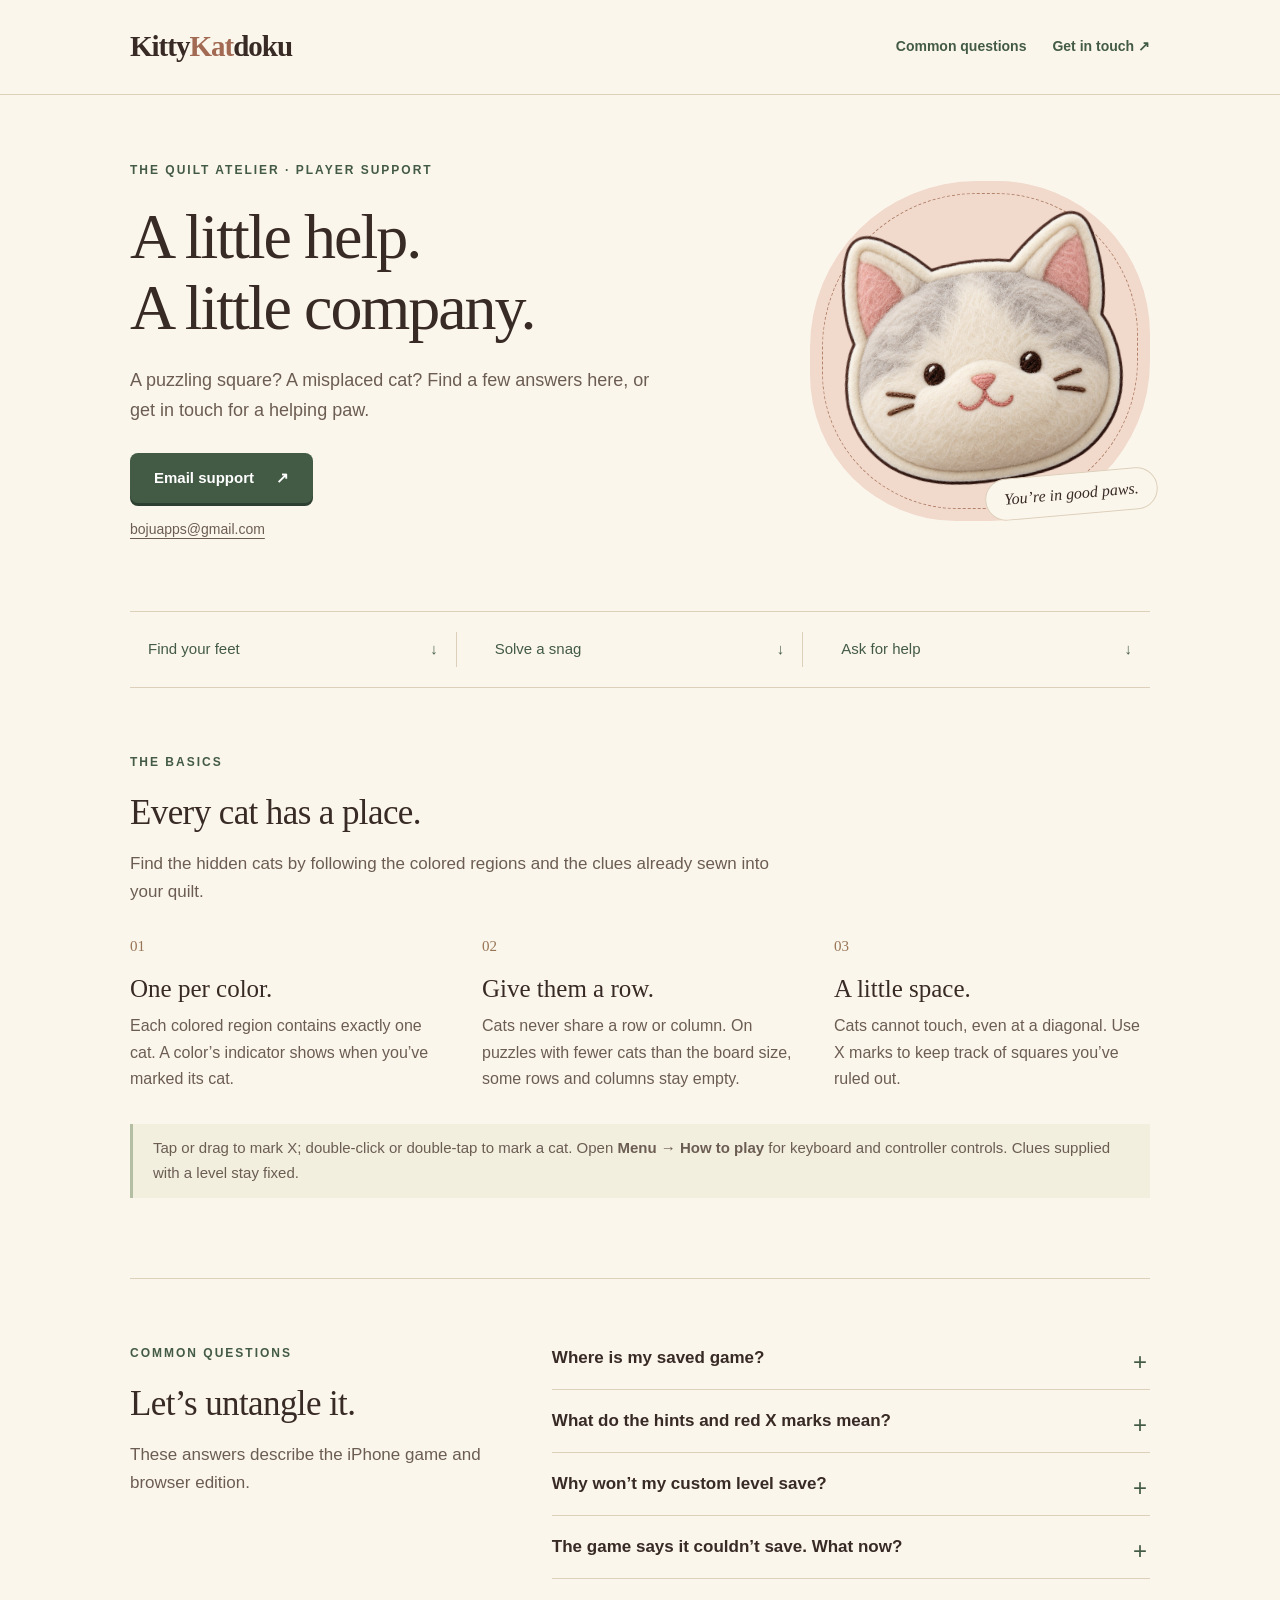
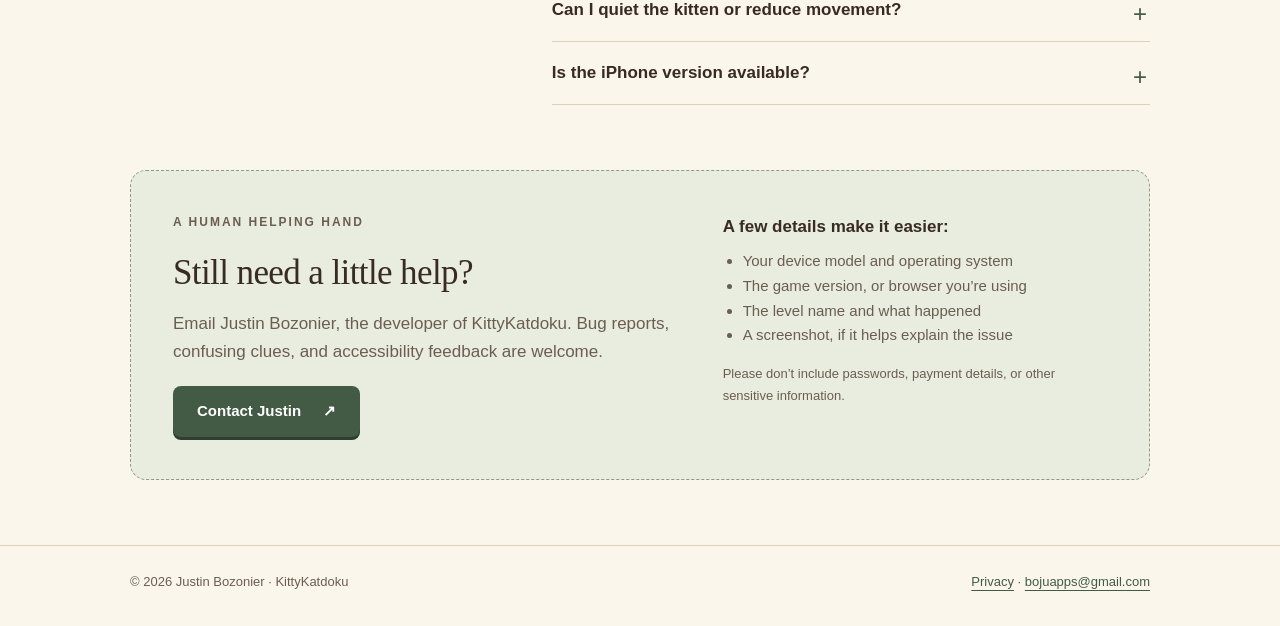
<file: index.html>
<!doctype html>
<html lang="en">
<head>
<meta charset="utf-8"><meta name="viewport" content="width=device-width, initial-scale=1">
<meta name="description" content="KittyKatdoku player support. Learn the puzzle rules, troubleshoot saves and custom levels, or contact Justin Bozonier for help.">
<meta name="theme-color" content="#fbf6ec"><title>KittyKatdoku — Player Support</title>
<link rel="canonical" href="https://jcbozonier.github.io/kittykatdoku-support/"><link rel="stylesheet" href="styles.css">
</head>
<body>
<a class="skip" href="#main">Skip to content</a>
<header><nav class="wrap nav" aria-label="Main navigation"><a class="brand" href="./">Kitty<span>Kat</span>doku</a><div class="nav-links"><a href="#questions">Common questions</a><a href="#contact">Get in touch ↗</a></div></nav></header>
<main id="main" class="wrap">
<section class="hero" aria-labelledby="welcome"><div><p class="eyebrow">The quilt atelier · Player support</p><h1 id="welcome">A little help.<br>A little company.</h1><p class="lede">A puzzling square? A misplaced cat? Find a few answers here, or get in touch for a helping paw.</p><a class="button" href="mailto:bojuapps@gmail.com?subject=KittyKatdoku%20support">Email support <span aria-hidden="true">↗</span></a><a class="email" href="mailto:bojuapps@gmail.com">bojuapps@gmail.com</a></div><div class="hero-art"><img src="cat.png" width="1254" height="1254" alt="A smiling cream-colored cat sewn from soft felt"><span class="art-note">You’re in good paws.</span></div></section>
<nav class="quick" aria-label="Help topics"><a href="#how-to-play">Find your feet <span aria-hidden="true">↓</span></a><a href="#questions">Solve a snag <span aria-hidden="true">↓</span></a><a href="#contact">Ask for help <span aria-hidden="true">↓</span></a></nav>
<section id="how-to-play" class="section" aria-labelledby="rules-heading"><p class="eyebrow">The basics</p><h2 id="rules-heading">Every cat has a place.</h2><p class="intro">Find the hidden cats by following the colored regions and the clues already sewn into your quilt.</p><div class="rules"><div class="rule"><h3>One per color.</h3><p>Each colored region contains exactly one cat. A color’s indicator shows when you’ve marked its cat.</p></div><div class="rule"><h3>Give them a row.</h3><p>Cats never share a row or column. On puzzles with fewer cats than the board size, some rows and columns stay empty.</p></div><div class="rule"><h3>A little space.</h3><p>Cats cannot touch, even at a diagonal. Use X marks to keep track of squares you’ve ruled out.</p></div></div><p class="notes">Tap or drag to mark X; double-click or double-tap to mark a cat. Open <strong>Menu → How to play</strong> for keyboard and controller controls. Clues supplied with a level stay fixed.</p></section>
<section id="questions" class="section faq" aria-labelledby="faq-heading"><div><p class="eyebrow">Common questions</p><h2 id="faq-heading">Let’s untangle it.</h2><p class="intro">These answers describe the iPhone game and browser edition.</p></div><div>
<details><summary>Where is my saved game?</summary><p>Choose <strong>Continue</strong> on the title screen to resume an unfinished puzzle. Progress, preferences, and custom levels are saved locally. In the browser, use the same browser and device; clearing site data can remove your saves. Cross-device sync is not currently available.</p></details>
<details><summary>What do the hints and red X marks mean?</summary><p>Cat and X hints are fixed clues supplied with the level. A wrong cat guess becomes a red X. Those red X marks and fixed clues remain when you reset the puzzle.</p></details>
<details><summary>Why won’t my custom level save?</summary><p>Each region needs exactly one hidden cat. Cats must occupy different rows and columns and cannot touch diagonally. Cat hints must match hidden cats; X hints must be on empty squares. Use a new level ID if the ID belongs to a built-in level.</p><p>The editor shows the specific problem when you save. Your unfinished draft can be reopened for editing.</p></details>
<details><summary>The game says it couldn’t save. What now?</summary><p>Open <strong>Menu</strong> and choose <strong>Retry save</strong>. Check that your device has available storage and that your browser permits site storage. Avoid clearing site data while troubleshooting. If the warning remains, email the exact message and your device details.</p></details>
<details><summary>Can I quiet the kitten or reduce movement?</summary><p>Open <strong>Menu</strong> to adjust music and sound effects, turn kitten sounds off, or enable <strong>Reduced motion</strong>. Choose <strong>Resume</strong> when you’re ready to return to the puzzle.</p></details>
<details><summary>Is the iPhone version available?</summary><p>The iPhone edition of <strong>KittyKatdoku</strong> is being prepared for App Store review. There is no App Store download link yet. You can try the <a href="https://jcbozonier.github.io/kittydoku/">current browser playtest</a>, which supports portrait and landscape play.</p></details>
</div></section>
<section id="contact" class="contact" aria-labelledby="contact-heading"><div><p class="eyebrow">A human helping hand</p><h2 id="contact-heading">Still need a little help?</h2><p>Email Justin Bozonier, the developer of KittyKatdoku. Bug reports, confusing clues, and accessibility feedback are welcome.</p><a class="button" href="mailto:bojuapps@gmail.com?subject=KittyKatdoku%20support">Contact Justin <span aria-hidden="true">↗</span></a></div><div><strong>A few details make it easier:</strong><ul><li>Your device model and operating system</li><li>The game version, or browser you’re using</li><li>The level name and what happened</li><li>A screenshot, if it helps explain the issue</li></ul><small>Please don’t include passwords, payment details, or other sensitive information.</small></div></section>
</main>
<footer><div class="wrap footer-inner"><p>© 2026 Justin Bozonier · KittyKatdoku</p><div><a href="privacy.html">Privacy</a> · <a href="mailto:bojuapps@gmail.com">bojuapps@gmail.com</a></div></div></footer>
</body></html>
</file>
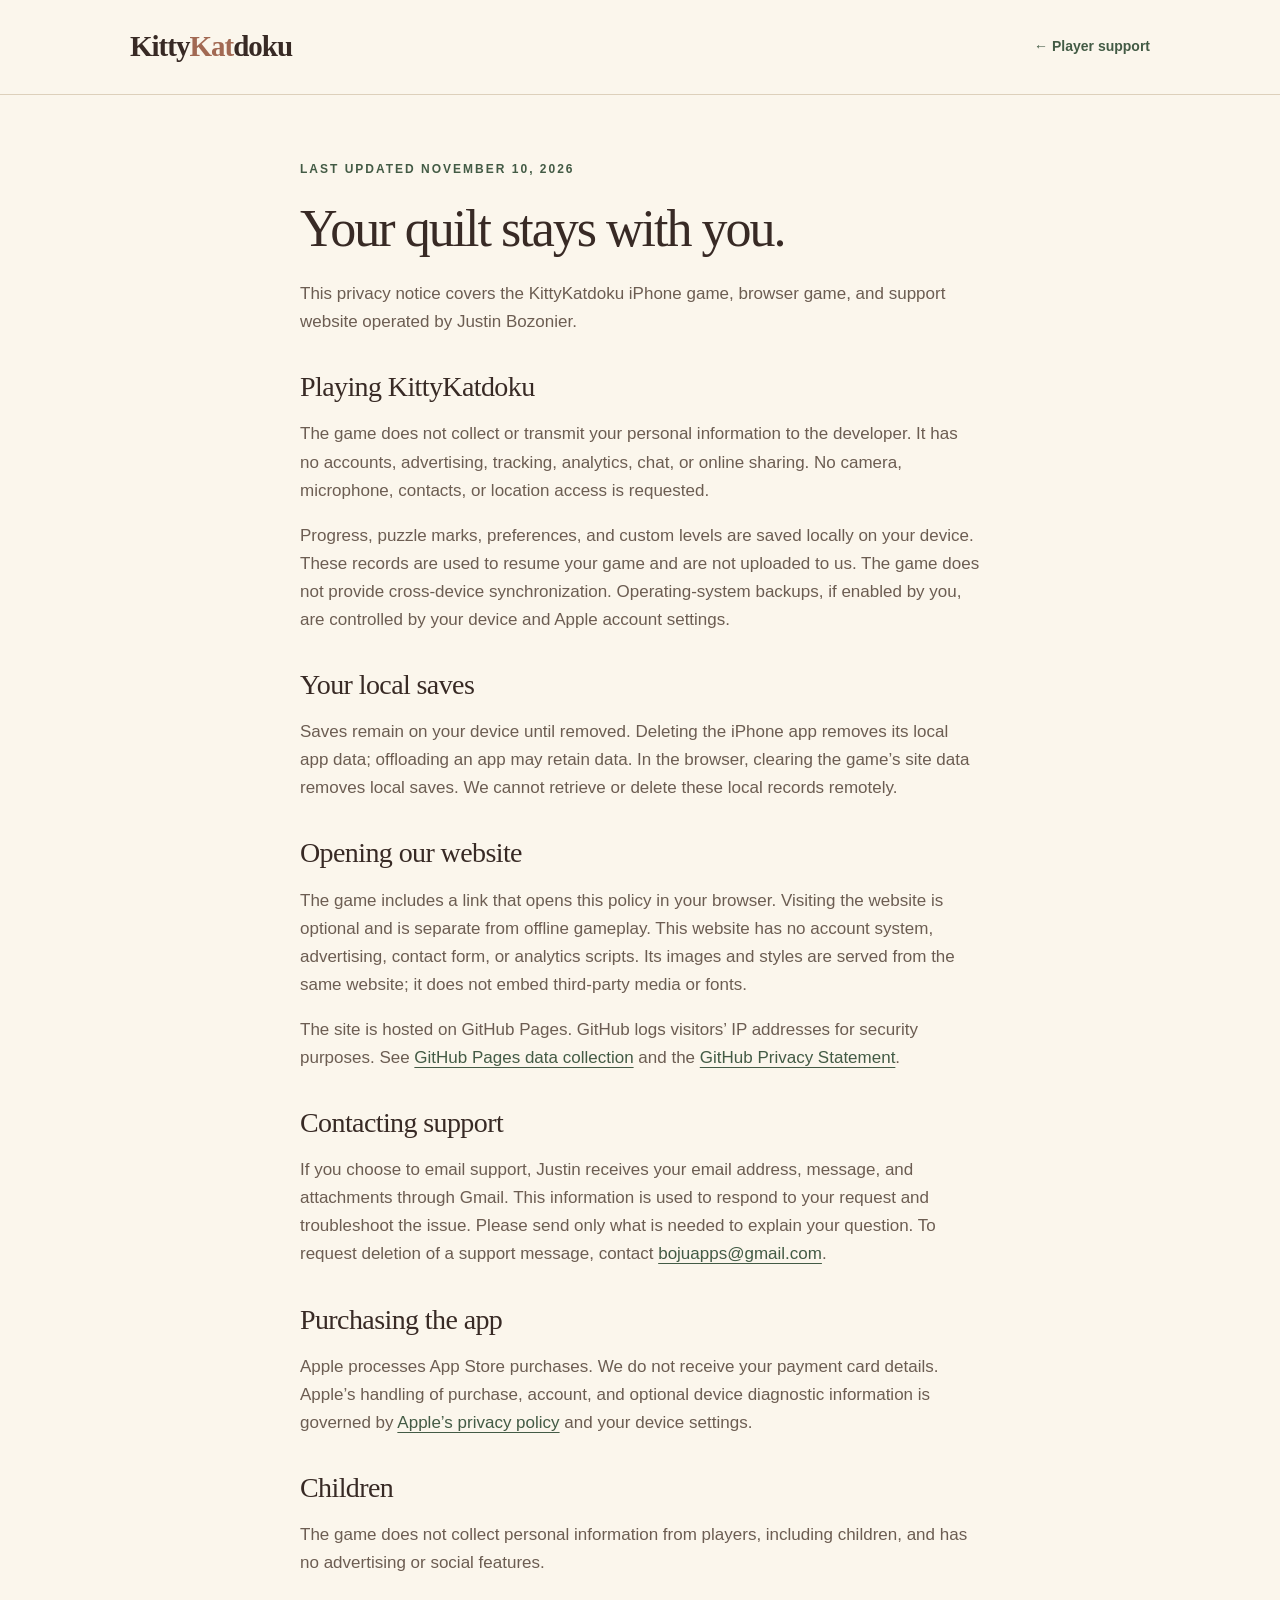
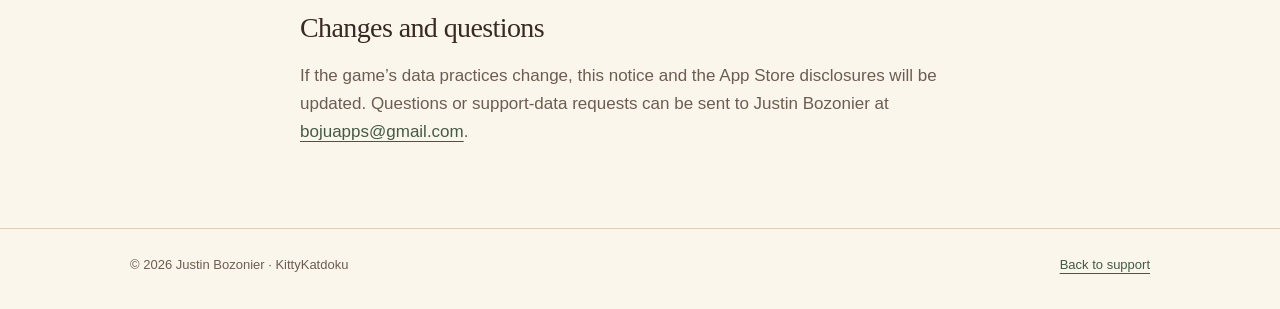
<file: privacy.html>
<!doctype html>
<html lang="en"><head><meta charset="utf-8"><meta name="viewport" content="width=device-width, initial-scale=1"><meta name="description" content="Privacy information for the KittyKatdoku game and support website."><title>Privacy — KittyKatdoku</title><link rel="stylesheet" href="styles.css"><link rel="canonical" href="https://jcbozonier.github.io/kittykatdoku-support/privacy.html"></head>
<body><a class="skip" href="#main">Skip to content</a><header><nav class="wrap nav" aria-label="Main navigation"><a class="brand" href="./">Kitty<span>Kat</span>doku</a><div class="nav-links"><a href="./">← Player support</a></div></nav></header>
<main id="main" class="wrap document"><p class="eyebrow">Last updated November 10, 2026</p><h1>Your quilt stays with you.</h1><p>This privacy notice covers the KittyKatdoku iPhone game, browser game, and support website operated by Justin Bozonier.</p>
<h2>Playing KittyKatdoku</h2><p>The game does not collect or transmit your personal information to the developer. It has no accounts, advertising, tracking, analytics, chat, or online sharing. No camera, microphone, contacts, or location access is requested.</p><p>Progress, puzzle marks, preferences, and custom levels are saved locally on your device. These records are used to resume your game and are not uploaded to us. The game does not provide cross-device synchronization. Operating-system backups, if enabled by you, are controlled by your device and Apple account settings.</p>
<h2>Your local saves</h2><p>Saves remain on your device until removed. Deleting the iPhone app removes its local app data; offloading an app may retain data. In the browser, clearing the game’s site data removes local saves. We cannot retrieve or delete these local records remotely.</p>
<h2>Opening our website</h2><p>The game includes a link that opens this policy in your browser. Visiting the website is optional and is separate from offline gameplay. This website has no account system, advertising, contact form, or analytics scripts. Its images and styles are served from the same website; it does not embed third-party media or fonts.</p><p>The site is hosted on GitHub Pages. GitHub logs visitors’ IP addresses for security purposes. See <a href="https://docs.github.com/en/pages/getting-started-with-github-pages/what-is-github-pages#data-collection">GitHub Pages data collection</a> and the <a href="https://docs.github.com/en/site-policy/privacy-policies/github-general-privacy-statement">GitHub Privacy Statement</a>.</p>
<h2>Contacting support</h2><p>If you choose to email support, Justin receives your email address, message, and attachments through Gmail. This information is used to respond to your request and troubleshoot the issue. Please send only what is needed to explain your question. To request deletion of a support message, contact <a href="mailto:bojuapps@gmail.com">bojuapps@gmail.com</a>.</p>
<h2>Purchasing the app</h2><p>Apple processes App Store purchases. We do not receive your payment card details. Apple’s handling of purchase, account, and optional device diagnostic information is governed by <a href="https://www.apple.com/legal/privacy/">Apple’s privacy policy</a> and your device settings.</p>
<h2>Children</h2><p>The game does not collect personal information from players, including children, and has no advertising or social features.</p>
<h2>Changes and questions</h2><p>If the game’s data practices change, this notice and the App Store disclosures will be updated. Questions or support-data requests can be sent to Justin Bozonier at <a href="mailto:bojuapps@gmail.com">bojuapps@gmail.com</a>.</p></main><footer><div class="wrap footer-inner"><p>© 2026 Justin Bozonier · KittyKatdoku</p><a href="./">Back to support</a></div></footer></body></html>
</file>
<file: styles.css>
:root{color-scheme:light;--paper:#fbf6ec;--ink:#382a25;--muted:#6c5d52;--green:#435b45;--line:#ddd0bb;--rose:#f1d9cc}*{box-sizing:border-box}html{scroll-behavior:smooth;scroll-padding-top:24px}body{margin:0;background:var(--paper);color:var(--ink);font:17px/1.65 -apple-system,BlinkMacSystemFont,"Segoe UI",sans-serif}a{color:var(--green);text-underline-offset:4px}a:hover{text-decoration-thickness:2px}a:focus-visible,summary:focus-visible{outline:3px solid #997038;outline-offset:5px;border-radius:3px}.skip{position:absolute;left:20px;top:-100px;background:white;padding:10px;z-index:3}.skip:focus{top:12px}.wrap{max-width:1080px;margin:auto;padding:0 30px}header{border-bottom:1px solid var(--line)}.nav{min-height:94px;display:flex;align-items:center;justify-content:space-between;gap:20px}.brand{font-family:Georgia,serif;font-size:29px;font-weight:bold;letter-spacing:-1px;color:var(--ink);text-decoration:none}.brand span{color:#a26953}.nav-links{display:flex;gap:26px;align-items:center;font-size:14px;font-weight:600}.nav-links a{text-decoration:none}.hero{display:grid;grid-template-columns:1.5fr 1fr;align-items:center;gap:40px;padding-top:66px;padding-bottom:70px}.eyebrow{font-size:12px;font-weight:750;letter-spacing:2px;text-transform:uppercase;color:var(--green);margin:0 0 20px}h1,h2,h3{font-family:Georgia,serif;font-weight:normal;line-height:1.12}h1{font-size:clamp(40px,5.4vw,64px);letter-spacing:-2px;margin:0 0 22px;max-width:650px}h2{font-size:35px;letter-spacing:-.6px;margin:0 0 18px}h3{font-size:25px;margin:0 0 10px}.lede{font-size:18px;color:var(--muted);max-width:520px;margin:0 0 27px}.button{display:inline-flex;align-items:center;justify-content:center;gap:22px;background:var(--green);color:white;text-decoration:none;padding:13px 24px;border-radius:8px;font-size:15px;font-weight:650;min-height:48px;box-shadow:0 3px 0 #2d3f30}.button:hover{background:#344a37}.email{display:block;font-size:14px;margin:15px 0 0;color:var(--muted)}.hero-art{position:relative;display:flex;justify-content:center;align-items:center;aspect-ratio:1;background:var(--rose);border-radius:49% 45% 47% 43%;max-width:340px;justify-self:end;width:100%;isolation:isolate}.hero-art:before{content:"";position:absolute;inset:12px;border:1px dashed #b2846b;border-radius:inherit;z-index:-1}.hero-art img{width:85%;height:auto;display:block;transform:rotate(-7deg)}.art-note{position:absolute;bottom:6px;right:-8px;font-family:Georgia,serif;font-style:italic;background:var(--paper);padding:7px 18px;border:1px solid var(--line);border-radius:30px;transform:rotate(-5deg);font-size:16px}.quick{border-top:1px solid var(--line);border-bottom:1px solid var(--line);display:grid;grid-template-columns:repeat(3,1fr);padding:20px 0;gap:20px}.quick a{font-size:15px;display:flex;justify-content:space-between;text-decoration:none;padding:5px 18px;border-right:1px solid var(--line)}.quick a:last-child{border:0}.section{padding:65px 0}.intro{max-width:670px;color:var(--muted);margin:0 0 30px}.rules{counter-reset:rule;display:grid;grid-template-columns:repeat(3,1fr);gap:36px}.rule{counter-increment:rule}.rule:before{content:"0" counter(rule);font:15px/1.4 Georgia,serif;color:#977555;display:block;margin-bottom:18px}.rule p{font-size:16px;color:var(--muted);margin:0}.notes{border-left:3px solid #b4bea2;padding:12px 20px;margin-top:32px;color:var(--muted);font-size:15px;background:#f2efdf}.faq{display:grid;grid-template-columns:1fr 1.7fr;gap:70px;border-top:1px solid var(--line)}details{border-bottom:1px solid var(--line);padding:17px 0}details:first-child{padding-top:0}summary{cursor:pointer;font-weight:650;font-size:17px;list-style:none;padding-right:33px;position:relative}summary::-webkit-details-marker{display:none}summary:after{content:"+";position:absolute;right:3px;top:-2px;color:var(--green);font-size:24px;font-weight:400}details[open] summary:after{content:"−"}details p,details ul{font-size:16px;color:var(--muted);margin:14px 0 4px}details li{margin:8px 0}.contact{padding:42px;background:#e8eddf;border:1px dashed #8c9d7e;border-radius:16px;margin-bottom:65px;display:grid;grid-template-columns:1.3fr 1fr;gap:50px}.contact p{color:var(--muted);margin:0 0 20px}.contact ul{padding-left:20px;color:var(--muted);font-size:15px;margin:8px 0}.contact small{display:block;color:var(--muted);font-size:13px;margin-top:15px}footer{border-top:1px solid var(--line);padding:25px 0 34px;font-size:13px;color:var(--muted)}.footer-inner{display:flex;justify-content:space-between;gap:20px;flex-wrap:wrap}.footer-inner p{margin:0}.document{max-width:740px;padding-top:65px;padding-bottom:65px}.document h1{font-size:52px}.document h2{font-size:28px;margin-top:35px}.document p,.document li{color:var(--muted)}.document .eyebrow{color:var(--green)}@media(max-width:700px){.wrap{padding-left:22px;padding-right:22px}.nav{min-height:82px;flex-wrap:wrap;padding-top:16px;padding-bottom:16px;gap:9px}.brand{font-size:26px}.nav-links{gap:18px;font-size:13px}.hero{grid-template-columns:1fr;gap:30px;padding-top:38px;padding-bottom:38px}.hero-art{max-width:220px;justify-self:center}.hero h1{font-size:43px}.hero .lede{font-size:17px}.quick{grid-template-columns:1fr;gap:0;padding:8px 0}.quick a{border-right:0;border-bottom:1px solid var(--line);padding:12px 0}.section{padding:42px 0}.rules{grid-template-columns:1fr;gap:28px}.rule:before{margin-bottom:9px}.faq{grid-template-columns:1fr;gap:20px}.contact{grid-template-columns:1fr;gap:24px;padding:25px;margin-bottom:42px}.contact h2{font-size:31px}.document{padding-top:38px}.document h1{font-size:42px}}@media(prefers-reduced-motion:reduce){html{scroll-behavior:auto}}
</file>
